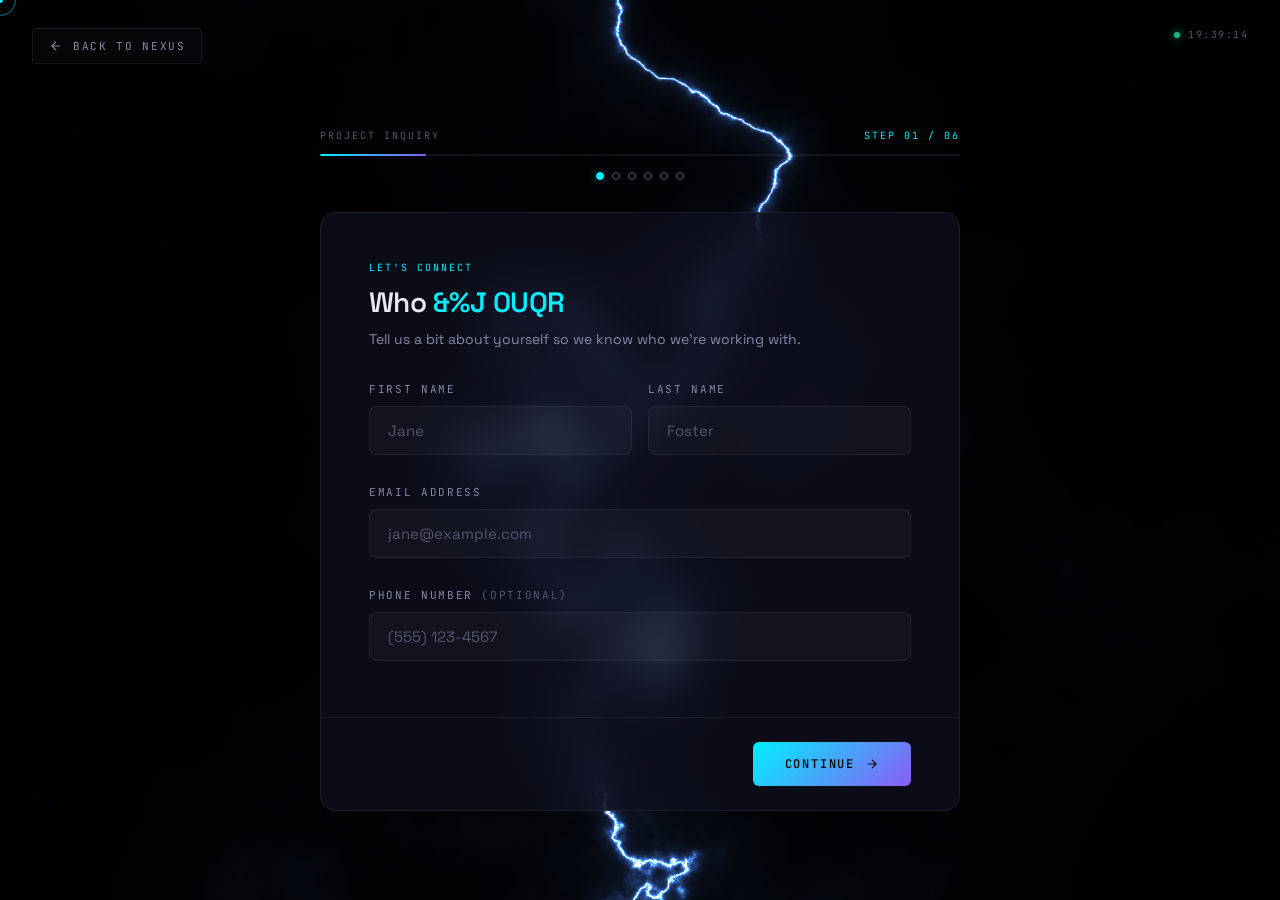
<file: form.html>
<!DOCTYPE html>
<html lang="en">
<head>
  <meta charset="UTF-8">
  <meta name="viewport" content="width=device-width, initial-scale=1.0">
  <title>NEXUS — Start a Project</title>
  <meta name="description" content="Tell us about your project. Get a custom website with clean animations, built fast and deployed on Cloudflare.">
  <meta name="robots" content="index, follow">
  <meta property="og:title" content="NEXUS — Start a Project">
  <meta property="og:description" content="Submit your project inquiry and get a response within 48 hours.">
  <meta property="og:type" content="website">
  <link rel="canonical" href="https://nexus-ai.dev/form.html">
  <link rel="preconnect" href="https://fonts.googleapis.com">
  <link href="https://fonts.googleapis.com/css2?family=Space+Grotesk:wght@300;400;500;600;700&family=JetBrains+Mono:wght@300;400;500;700&display=swap" rel="stylesheet">
  <style>
    /* ============================================
       NEXUS FORM — Multi-Step Submission
    ============================================ */

    :root {
      --bg-primary: #0a0a0f;
      --bg-secondary: #0f0f1a;
      --bg-tertiary: #141428;
      --bg-card: rgba(15, 15, 30, 0.8);
      --text-primary: #e8e8f0;
      --text-secondary: #8888a8;
      --text-muted: #555570;
      --accent-cyan: #00f0ff;
      --accent-purple: #8b5cf6;
      --accent-magenta: #d946ef;
      --accent-green: #10b981;
      --border-color: rgba(136, 136, 168, 0.12);
      --border-active: rgba(0, 240, 255, 0.4);
      --glow-cyan: 0 0 30px rgba(0, 240, 255, 0.25);
      --glow-purple: 0 0 30px rgba(139, 92, 246, 0.25);
      --font-primary: 'Space Grotesk', sans-serif;
      --font-mono: 'JetBrains Mono', monospace;
      --ease-out-expo: cubic-bezier(0.16, 1, 0.3, 1);
      --ease-out-quart: cubic-bezier(0.25, 1, 0.5, 1);
    }

    *, *::before, *::after { margin: 0; padding: 0; box-sizing: border-box; }

    html {
      scrollbar-width: thin;
      scrollbar-color: var(--accent-cyan) var(--bg-primary);
    }

    body {
      font-family: var(--font-primary);
      background: var(--bg-primary);
      color: var(--text-primary);
      overflow-x: hidden;
      cursor: none;
      -webkit-font-smoothing: antialiased;
      min-height: 100vh;
    }

    a { color: inherit; text-decoration: none; }
    button { border: none; background: none; font-family: inherit; cursor: none; color: inherit; }
    ::selection { background: var(--accent-cyan); color: var(--bg-primary); }

    /* ─── WebGL Lightning Canvas ─── */
    #lightning-canvas {
      position: fixed;
      inset: 0;
      z-index: 0;
      width: 100%;
      height: 100%;
    }

    /* ─── Custom Cursor ─── */
    .cursor-dot {
      position: fixed; width: 6px; height: 6px;
      background: var(--accent-cyan); border-radius: 50%;
      pointer-events: none; z-index: 99999;
      transform: translate(-50%, -50%);
      transition: width 0.2s, height 0.2s, background 0.2s;
    }
    .cursor-ring {
      position: fixed; width: 32px; height: 32px;
      border: 1.5px solid rgba(0, 240, 255, 0.5); border-radius: 50%;
      pointer-events: none; z-index: 99998;
      transform: translate(-50%, -50%);
      transition: width 0.3s var(--ease-out-expo), height 0.3s var(--ease-out-expo), border-color 0.3s;
    }
    .cursor-dot.hovering { width: 10px; height: 10px; background: var(--accent-purple); }
    .cursor-ring.hovering { width: 48px; height: 48px; border-color: rgba(139, 92, 246, 0.6); }

    /* ─── Back button ─── */
    .back-btn {
      position: fixed; top: 28px; left: 32px; z-index: 100;
      display: flex; align-items: center; gap: 10px;
      font-family: var(--font-mono); font-size: 11px;
      letter-spacing: 0.15em; text-transform: uppercase;
      color: var(--text-secondary);
      padding: 10px 16px;
      border: 1px solid var(--border-color);
      border-radius: 4px;
      transition: color 0.3s, border-color 0.3s, box-shadow 0.3s;
      background: rgba(10, 10, 15, 0.6);
      backdrop-filter: blur(8px);
    }
    .back-btn:hover {
      color: var(--accent-cyan); border-color: var(--border-active);
      box-shadow: var(--glow-cyan);
    }
    .back-btn svg { width: 14px; height: 14px; }

    /* ─── System status top-right ─── */
    .system-status {
      position: fixed; top: 28px; right: 32px; z-index: 100;
      font-family: var(--font-mono); font-size: 10px;
      letter-spacing: 0.15em; color: var(--text-muted);
      display: flex; align-items: center; gap: 8px;
    }
    .status-pulse {
      width: 6px; height: 6px; border-radius: 50%;
      background: var(--accent-green);
      box-shadow: 0 0 8px var(--accent-green);
      animation: pulse 2s ease-in-out infinite;
    }
    @keyframes pulse {
      0%, 100% { opacity: 1; transform: scale(1); }
      50% { opacity: 0.4; transform: scale(0.7); }
    }

    /* ─── Main Layout ─── */
    .form-app {
      position: relative; z-index: 10;
      min-height: 100vh;
      display: flex; flex-direction: column;
      align-items: center; justify-content: center;
      padding: 100px 24px 60px;
    }

    /* ─── Progress Header ─── */
    .progress-header {
      width: 100%; max-width: 640px;
      margin-bottom: 32px;
      opacity: 0; transform: translateY(20px);
      transition: opacity 0.6s var(--ease-out-expo), transform 0.6s var(--ease-out-expo);
    }
    .progress-header.visible { opacity: 1; transform: translateY(0); }

    .progress-meta {
      display: flex; justify-content: space-between; align-items: center;
      margin-bottom: 12px;
    }
    .progress-label {
      font-family: var(--font-mono); font-size: 10px;
      letter-spacing: 0.2em; color: var(--text-muted);
    }
    .progress-counter {
      font-family: var(--font-mono); font-size: 10px;
      letter-spacing: 0.2em; color: var(--accent-cyan);
    }

    .progress-track {
      width: 100%; height: 2px;
      background: var(--border-color); border-radius: 2px;
      overflow: hidden; margin-bottom: 16px;
    }
    .progress-fill {
      height: 100%; border-radius: 2px;
      background: linear-gradient(90deg, var(--accent-cyan), var(--accent-purple));
      transition: width 0.5s var(--ease-out-expo);
    }

    .step-dots { display: flex; gap: 8px; justify-content: center; }
    .step-dot {
      width: 8px; height: 8px; border-radius: 50%;
      border: 1.5px solid var(--text-muted);
      transition: border-color 0.3s, background 0.3s, box-shadow 0.3s;
    }
    .step-dot.active {
      border-color: var(--accent-cyan); background: var(--accent-cyan);
      box-shadow: 0 0 10px rgba(0, 240, 255, 0.4);
    }
    .step-dot.done {
      border-color: var(--accent-purple); background: var(--accent-purple);
    }

    /* ─── Form Card ─── */
    .form-card {
      position: relative; width: 100%; max-width: 640px;
      background: var(--bg-card);
      border: 1px solid var(--border-color);
      border-radius: 16px;
      overflow: hidden;
      backdrop-filter: blur(20px);
      opacity: 0; transform: translateY(30px);
      transition: opacity 0.7s var(--ease-out-expo), transform 0.7s var(--ease-out-expo);
    }
    .form-card.visible { opacity: 1; transform: translateY(0); }

    .form-card-glow {
      position: absolute; top: -1px; left: 50%; transform: translateX(-50%);
      width: 200px; height: 1px;
      background: linear-gradient(90deg, transparent, var(--accent-cyan), transparent);
    }

    /* ─── Step Panels ─── */
    .step-panel {
      display: none; padding: 48px 48px 32px;
      animation: stepEnter 0.5s var(--ease-out-expo) forwards;
    }
    .step-panel.active { display: block; }
    .step-panel.exiting {
      animation: stepExit 0.35s var(--ease-out-quart) forwards;
    }

    @keyframes stepEnter {
      from { opacity: 0; transform: translateX(40px); }
      to { opacity: 1; transform: translateX(0); }
    }
    @keyframes stepExit {
      from { opacity: 1; transform: translateX(0); }
      to { opacity: 0; transform: translateX(-40px); }
    }
    @keyframes stepEnterBack {
      from { opacity: 0; transform: translateX(-40px); }
      to { opacity: 1; transform: translateX(0); }
    }
    @keyframes stepExitBack {
      from { opacity: 1; transform: translateX(0); }
      to { opacity: 0; transform: translateX(40px); }
    }

    .step-eyebrow {
      font-family: var(--font-mono); font-size: 10px;
      letter-spacing: 0.2em; color: var(--accent-cyan);
      margin-bottom: 12px;
    }
    .step-title {
      font-size: 28px; font-weight: 600; letter-spacing: -0.02em;
      line-height: 1.2; margin-bottom: 8px;
    }
    .step-title .accent {
      background: linear-gradient(135deg, var(--accent-cyan), var(--accent-purple));
      -webkit-background-clip: text; -webkit-text-fill-color: transparent;
      background-clip: text;
    }
    .step-desc {
      font-size: 14px; color: var(--text-secondary);
      line-height: 1.6; margin-bottom: 32px;
    }

    /* ─── Fields ─── */
    .field-group { margin-bottom: 24px; }
    .field-label {
      display: block; font-family: var(--font-mono); font-size: 11px;
      letter-spacing: 0.15em; text-transform: uppercase;
      color: var(--text-secondary); margin-bottom: 10px;
    }
    .field-input, .field-textarea, .field-select {
      width: 100%; padding: 14px 18px;
      background: rgba(255,255,255,0.03);
      border: 1px solid var(--border-color); border-radius: 8px;
      color: var(--text-primary); font-family: var(--font-primary);
      font-size: 15px; outline: none;
      transition: border-color 0.3s, box-shadow 0.3s;
    }
    .field-input::placeholder, .field-textarea::placeholder {
      color: var(--text-muted);
    }
    .field-input:focus, .field-textarea:focus, .field-select:focus {
      border-color: var(--border-active);
      box-shadow: 0 0 0 3px rgba(0,240,255,0.08);
    }
    .field-input.error, .field-textarea.error {
      border-color: #ff4466;
      box-shadow: 0 0 0 3px rgba(255,68,102,0.08);
    }
    .field-textarea { resize: vertical; min-height: 120px; }
    .field-select {
      appearance: none; cursor: pointer;
      background-image: url("data:image/svg+xml,%3Csvg width='12' height='8' viewBox='0 0 12 8' xmlns='http://www.w3.org/2000/svg'%3E%3Cpath d='M1 1l5 5 5-5' stroke='%238888a8' stroke-width='1.5' fill='none'/%3E%3C/svg%3E");
      background-repeat: no-repeat;
      background-position: right 16px center;
    }
    .field-error {
      font-family: var(--font-mono); font-size: 11px;
      color: #ff4466; margin-top: 6px;
      opacity: 0; height: 0; overflow: hidden;
      transition: opacity 0.3s, height 0.3s;
    }
    .field-error.visible { opacity: 1; height: auto; }
    .field-hint {
      font-family: var(--font-mono); font-size: 9px;
      color: var(--text-muted); letter-spacing: 0.05em;
      margin-top: 6px;
    }

    /* ─── Two-column row ─── */
    .field-row {
      display: grid; grid-template-columns: 1fr 1fr; gap: 16px;
    }

    /* ─── Radio Cards ─── */
    .radio-grid {
      display: grid; grid-template-columns: 1fr 1fr; gap: 12px;
      margin-bottom: 28px;
    }
    .radio-card {
      position: relative; cursor: pointer;
    }
    .radio-card input { position: absolute; opacity: 0; pointer-events: none; }
    .radio-card-inner {
      padding: 20px 16px; border: 1px solid var(--border-color);
      border-radius: 12px; text-align: center;
      transition: border-color 0.3s, background 0.3s, box-shadow 0.3s, transform 0.2s;
    }
    .radio-card:hover .radio-card-inner {
      border-color: rgba(0,240,255,0.2); background: rgba(0,240,255,0.02);
      transform: translateY(-2px);
    }
    .radio-card input:checked + .radio-card-inner {
      border-color: var(--accent-cyan); background: rgba(0,240,255,0.06);
      box-shadow: 0 0 20px rgba(0,240,255,0.1);
    }
    .radio-card-icon { font-size: 28px; display: block; margin-bottom: 10px; }
    .radio-card-title {
      font-size: 14px; font-weight: 600; margin-bottom: 4px;
    }
    .radio-card-desc {
      font-size: 11px; color: var(--text-muted); line-height: 1.4;
    }
    .radio-check {
      position: absolute; top: 12px; right: 12px;
      width: 18px; height: 18px; border-radius: 50%;
      border: 1.5px solid var(--border-color);
      transition: border-color 0.3s, background 0.3s;
    }
    .radio-card input:checked ~ .radio-check {
      border-color: var(--accent-cyan); background: var(--accent-cyan);
      box-shadow: 0 0 8px rgba(0,240,255,0.4);
    }

    /* ─── Pill selectors ─── */
    .pill-group {
      display: flex; flex-wrap: wrap; gap: 10px; margin-bottom: 28px;
    }
    .pill { position: relative; cursor: pointer; }
    .pill input { position: absolute; opacity: 0; pointer-events: none; }
    .pill-inner {
      display: inline-flex; align-items: center; gap: 6px;
      padding: 9px 16px;
      border: 1px solid var(--border-color); border-radius: 100px;
      font-family: var(--font-mono); font-size: 11px;
      letter-spacing: 0.1em; text-transform: uppercase;
      color: var(--text-secondary);
      transition: border-color 0.3s, color 0.3s, background 0.3s, box-shadow 0.3s;
      cursor: pointer;
    }
    .pill input:checked + .pill-inner {
      border-color: var(--accent-cyan); color: var(--accent-cyan);
      background: rgba(0,240,255,0.06);
      box-shadow: 0 0 12px rgba(0,240,255,0.15);
    }

    /* ─── Checkbox ─── */
    .checkbox-group { display: flex; flex-direction: column; gap: 12px; margin-bottom: 28px; }
    .checkbox-item {
      display: flex; align-items: flex-start; gap: 12px;
      cursor: pointer; padding: 8px 0;
      -webkit-user-select: none; user-select: none;
    }
    .checkbox-item input[type="checkbox"] {
      width: 0; height: 0; position: absolute; opacity: 0; pointer-events: none;
    }
    .checkbox-box {
      width: 20px; height: 20px; flex-shrink: 0; margin-top: 1px;
      border: 1.5px solid var(--border-color); border-radius: 4px;
      display: flex; align-items: center; justify-content: center;
      transition: border-color 0.3s, background 0.3s;
    }
    .checkbox-item.checked .checkbox-box {
      border-color: var(--accent-cyan); background: var(--accent-cyan);
    }
    .checkbox-check {
      opacity: 0; transition: opacity 0.2s;
      width: 12px; height: 12px;
    }
    .checkbox-item.checked .checkbox-check { opacity: 1; }
    .checkbox-text { font-size: 14px; color: var(--text-secondary); line-height: 1.5; }
    .checkbox-text strong { color: var(--text-primary); font-weight: 500; }

    /* ─── Budget Slider ─── */
    .budget-display {
      display: flex; align-items: baseline; gap: 12px;
      margin-bottom: 16px;
    }
    .budget-value {
      font-size: 36px; font-weight: 700; letter-spacing: -0.02em;
      background: linear-gradient(135deg, var(--accent-cyan), var(--accent-purple));
      -webkit-background-clip: text; -webkit-text-fill-color: transparent;
      background-clip: text;
    }
    .budget-hint {
      font-family: var(--font-mono); font-size: 10px;
      letter-spacing: 0.15em; color: var(--text-muted);
    }

    input[type="range"] {
      width: 100%; height: 4px; appearance: none;
      background: var(--border-color); border-radius: 4px;
      outline: none; margin-bottom: 8px;
    }
    input[type="range"]::-webkit-slider-thumb {
      appearance: none; width: 20px; height: 20px;
      border-radius: 50%; background: var(--accent-cyan);
      box-shadow: 0 0 10px rgba(0,240,255,0.4);
      cursor: pointer;
    }
    input[type="range"]::-moz-range-thumb {
      width: 20px; height: 20px; border: none;
      border-radius: 50%; background: var(--accent-cyan);
      box-shadow: 0 0 10px rgba(0,240,255,0.4);
      cursor: pointer;
    }
    .budget-ticks {
      display: flex; justify-content: space-between;
      font-family: var(--font-mono); font-size: 9px;
      color: var(--text-muted); letter-spacing: 0.05em;
    }

    /* ─── Footer nav ─── */
    .step-nav {
      display: flex; align-items: center; justify-content: space-between;
      padding: 24px 48px;
      border-top: 1px solid var(--border-color);
    }

    .btn-back {
      display: flex; align-items: center; gap: 8px;
      font-family: var(--font-mono); font-size: 11px;
      letter-spacing: 0.15em; text-transform: uppercase;
      color: var(--text-muted);
      padding: 12px 20px; border-radius: 4px;
      border: 1px solid transparent;
      transition: color 0.3s, border-color 0.3s;
    }
    .btn-back:hover { color: var(--text-primary); border-color: var(--border-color); }
    .btn-back.hidden { visibility: hidden; }

    .btn-next {
      position: relative; display: inline-flex; align-items: center; gap: 10px;
      padding: 14px 32px; border-radius: 6px;
      font-family: var(--font-mono); font-size: 12px;
      letter-spacing: 0.15em; text-transform: uppercase;
      background: linear-gradient(135deg, var(--accent-cyan), var(--accent-purple));
      color: var(--bg-primary); font-weight: 600;
      overflow: hidden; transition: transform 0.2s, box-shadow 0.3s;
    }
    .btn-next:hover {
      transform: translateY(-2px);
      box-shadow: 0 8px 30px rgba(0,240,255,0.3), 0 4px 15px rgba(139,92,246,0.2);
    }
    .btn-next:active { transform: translateY(0); }
    .btn-next .btn-shine {
      position: absolute; inset: 0;
      background: linear-gradient(90deg, transparent 0%, rgba(255,255,255,0.15) 50%, transparent 100%);
      transform: translateX(-100%);
      transition: transform 0.5s;
    }
    .btn-next:hover .btn-shine { transform: translateX(100%); }
    .btn-next svg { width: 14px; height: 14px; }

    /* ─── Text Scramble ─── */
    .scramble-char {
      display: inline;
      white-space: pre;
      transition: color 0.15s;
    }
    .scramble-char.scrambling {
      color: var(--accent-cyan);
    }

    /* ─── Success Screen ─── */
    .success-screen {
      display: none; padding: 64px 48px;
      text-align: center;
      animation: stepEnter 0.6s var(--ease-out-expo) forwards;
    }
    .success-screen.active { display: block; }

    .success-icon {
      width: 80px; height: 80px; border-radius: 50%;
      border: 2px solid var(--accent-cyan);
      display: flex; align-items: center; justify-content: center;
      margin: 0 auto 32px;
      position: relative;
      box-shadow: 0 0 40px rgba(0,240,255,0.2);
    }
    .success-icon::before, .success-icon::after {
      content: ''; position: absolute; border-radius: 50%;
      animation: successPulse 2s ease-out infinite;
    }
    .success-icon::before {
      inset: -10px; border: 1px solid rgba(0,240,255,0.3);
      animation-delay: 0.3s;
    }
    .success-icon::after {
      inset: -20px; border: 1px solid rgba(0,240,255,0.15);
      animation-delay: 0.6s;
    }
    @keyframes successPulse {
      0% { opacity: 1; transform: scale(1); }
      100% { opacity: 0; transform: scale(1.3); }
    }
    .success-icon svg { width: 32px; height: 32px; color: var(--accent-cyan); }

    .success-title {
      font-size: 32px; font-weight: 600; letter-spacing: -0.02em;
      margin-bottom: 12px;
    }
    .success-sub {
      font-size: 14px; color: var(--text-secondary); line-height: 1.7;
      max-width: 380px; margin: 0 auto 40px;
    }
    .success-code {
      display: inline-flex; align-items: center; gap: 10px;
      font-family: var(--font-mono); font-size: 11px;
      letter-spacing: 0.15em; color: var(--text-muted);
      padding: 10px 20px; border: 1px solid var(--border-color); border-radius: 100px;
      margin-bottom: 32px;
    }
    .success-code .dot {
      width: 6px; height: 6px; border-radius: 50%;
      background: var(--accent-green); box-shadow: 0 0 8px var(--accent-green);
    }

    .btn-return {
      display: inline-flex; align-items: center; gap: 8px;
      padding: 13px 28px; border-radius: 6px;
      font-family: var(--font-mono); font-size: 11px;
      letter-spacing: 0.15em; text-transform: uppercase;
      border: 1px solid var(--border-color); color: var(--text-secondary);
      transition: border-color 0.3s, color 0.3s, box-shadow 0.3s;
    }
    .btn-return:hover {
      border-color: var(--border-active); color: var(--accent-cyan);
      box-shadow: var(--glow-cyan);
    }

    /* ─── Particle burst (success) ─── */
    .burst-particle {
      position: fixed;
      width: 4px; height: 4px; border-radius: 50%;
      pointer-events: none; z-index: 9999;
    }

    /* ─── Responsive ─── */
    @media (max-width: 600px) {
      .step-panel { padding: 32px 24px; }
      .step-nav { padding: 20px 24px; }
      .radio-grid { grid-template-columns: 1fr; }
      .field-row { grid-template-columns: 1fr; }
      .step-title { font-size: 22px; }
      .back-btn { display: none; }
      body { cursor: auto; }
      .cursor-dot, .cursor-ring { display: none; }
    }
    /* ─── Page Entrance ─── */
    body {
      animation: pageIn 0.5s ease-out;
    }
    @keyframes pageIn {
      from { opacity: 0; transform: translateY(10px); }
      to { opacity: 1; transform: translateY(0); }
    }
  </style>
</head>
<body>

  <!-- WebGL Lightning Background -->
  <canvas id="lightning-canvas"></canvas>

  <!-- Custom Cursor -->
  <div class="cursor-dot"></div>
  <div class="cursor-ring"></div>

  <!-- Back to site -->
  <a href="index.html" class="back-btn">
    <svg viewBox="0 0 24 24" fill="none" stroke="currentColor" stroke-width="2">
      <path d="M19 12H5M12 5l-7 7 7 7"/>
    </svg>
    <span>Back to NEXUS</span>
  </a>

  <!-- Status -->
  <div class="system-status">
    <div class="status-pulse"></div>
    <span id="system-time">00:00:00</span>
  </div>

  <!-- App -->
  <div class="form-app">

    <!-- Progress Header -->
    <div class="progress-header" id="progress-header">
      <div class="progress-meta">
        <span class="progress-label">PROJECT INQUIRY</span>
        <span class="progress-counter" id="step-counter">STEP 01 / 06</span>
      </div>
      <div class="progress-track">
        <div class="progress-fill" id="progress-fill" style="width: 16.6%"></div>
      </div>
      <div class="step-dots" id="step-dots">
        <div class="step-dot active"></div>
        <div class="step-dot"></div>
        <div class="step-dot"></div>
        <div class="step-dot"></div>
        <div class="step-dot"></div>
        <div class="step-dot"></div>
      </div>
    </div>

    <!-- Form Card -->
    <div class="form-card" id="form-card">
      <div class="form-card-glow"></div>

      <!-- ── STEP 1 — About You ── -->
      <div class="step-panel active" data-step="1" id="step-1">
        <div class="step-eyebrow">LET'S CONNECT</div>
        <h1 class="step-title">Who are <span class="accent">you?</span></h1>
        <p class="step-desc">Tell us a bit about yourself so we know who we're working with.</p>

        <div class="field-row">
          <div class="field-group">
            <label class="field-label" for="first-name">First Name</label>
            <input class="field-input" type="text" id="first-name" name="first-name" placeholder="Jane" autocomplete="given-name">
            <div class="field-error" id="err-first-name">↳ First name is required</div>
          </div>
          <div class="field-group">
            <label class="field-label" for="last-name">Last Name</label>
            <input class="field-input" type="text" id="last-name" name="last-name" placeholder="Foster" autocomplete="family-name">
            <div class="field-error" id="err-last-name">↳ Last name is required</div>
          </div>
        </div>

        <div class="field-group">
          <label class="field-label" for="email">Email Address</label>
          <input class="field-input" type="email" id="email" name="email" placeholder="jane@example.com" autocomplete="email">
          <div class="field-error" id="err-email">↳ Valid email required</div>
        </div>

        <div class="field-group">
          <label class="field-label" for="phone">Phone Number <span style="color:var(--text-muted)">(optional)</span></label>
          <input class="field-input" type="tel" id="phone" name="phone" placeholder="(555) 123-4567" autocomplete="tel">
        </div>
      </div>

      <!-- ── STEP 2 — Your Business ── -->
      <div class="step-panel" data-step="2" id="step-2">
        <div class="step-eyebrow">YOUR BUSINESS</div>
        <h1 class="step-title">Tell us about your <span class="accent">business.</span></h1>
        <p class="step-desc">Understanding your business helps us create something that truly fits.</p>

        <div class="field-group">
          <label class="field-label" for="business-name">Business Name</label>
          <input class="field-input" type="text" id="business-name" name="business-name" placeholder="Sunrise Café">
          <div class="field-error" id="err-business-name">↳ Business name is required</div>
        </div>

        <div class="field-group">
          <label class="field-label" for="business-type">Industry / Type</label>
          <select class="field-select" id="business-type" name="business-type">
            <option value="" disabled selected>Select your industry</option>
            <option value="restaurant">Restaurant / Café / Bar</option>
            <option value="retail">Retail / E-commerce</option>
            <option value="health">Health & Wellness</option>
            <option value="professional">Professional Services</option>
            <option value="construction">Construction / Trades</option>
            <option value="beauty">Beauty / Salon / Spa</option>
            <option value="fitness">Fitness / Gym</option>
            <option value="realestate">Real Estate</option>
            <option value="creative">Creative / Portfolio</option>
            <option value="nonprofit">Nonprofit / Community</option>
            <option value="tech">Tech / SaaS</option>
            <option value="other">Other</option>
          </select>
          <div class="field-error" id="err-business-type">↳ Please select your industry</div>
        </div>

        <div class="field-group">
          <label class="field-label" for="website-current">Current Website <span style="color:var(--text-muted)">(if any)</span></label>
          <input class="field-input" type="url" id="website-current" name="website-current" placeholder="https://yoursite.com">
          <div class="field-hint">Leave blank if you don't have one yet — that's totally fine!</div>
        </div>
      </div>

      <!-- ── STEP 3 — What You Need ── -->
      <div class="step-panel" data-step="3" id="step-3">
        <div class="step-eyebrow">YOUR PROJECT</div>
        <h1 class="step-title">What do you <span class="accent">need?</span></h1>
        <p class="step-desc">Select the type of project you're looking for. Pick all that apply.</p>

        <div class="radio-grid" id="project-type-grid">
          <label class="radio-card">
            <input type="checkbox" name="project-type" value="new-website">
            <div class="radio-card-inner">
              <span class="radio-card-icon">🚀</span>
              <div class="radio-card-title">New Website</div>
              <div class="radio-card-desc">Built from scratch, fully custom</div>
            </div>
            <div class="radio-check"></div>
          </label>
          <label class="radio-card">
            <input type="checkbox" name="project-type" value="redesign">
            <div class="radio-card-inner">
              <span class="radio-card-icon">✨</span>
              <div class="radio-card-title">Redesign</div>
              <div class="radio-card-desc">Modernize your existing site</div>
            </div>
            <div class="radio-check"></div>
          </label>
          <label class="radio-card">
            <input type="checkbox" name="project-type" value="landing-page">
            <div class="radio-card-inner">
              <span class="radio-card-icon">📄</span>
              <div class="radio-card-title">Landing Page</div>
              <div class="radio-card-desc">Single focused page that converts</div>
            </div>
            <div class="radio-check"></div>
          </label>
          <label class="radio-card">
            <input type="checkbox" name="project-type" value="other">
            <div class="radio-card-inner">
              <span class="radio-card-icon">💡</span>
              <div class="radio-card-title">Something Else</div>
              <div class="radio-card-desc">Tell us about it in the next step</div>
            </div>
            <div class="radio-check"></div>
          </label>
        </div>
        <div class="field-error" id="err-project-type">↳ Please select at least one project type</div>
      </div>

      <!-- ── STEP 4 — Details ── -->
      <div class="step-panel" data-step="4" id="step-4">
        <div class="step-eyebrow">THE DETAILS</div>
        <h1 class="step-title">Tell us <span class="accent">more.</span></h1>
        <p class="step-desc">The more context you share, the better we can help. Don't overthink it — just give us the gist.</p>

        <div class="field-group">
          <label class="field-label" for="project-goals">What are you hoping to achieve?</label>
          <textarea class="field-textarea" id="project-goals" name="project-goals" placeholder="More customers? Better online presence? Showcase your menu or services? Let us know what success looks like for you..."></textarea>
          <div class="field-error" id="err-goals">↳ Tell us a bit about your goals (at least 10 characters)</div>
        </div>

        <div class="field-group">
          <label class="field-label" for="inspiration">Any websites you like? <span style="color:var(--text-muted)">(optional)</span></label>
          <input class="field-input" type="text" id="inspiration" name="inspiration" placeholder="e.g. apple.com, stripe.com — or just describe the vibe">
          <div class="field-hint">Drop links or describe the style you're going for</div>
        </div>

        <label class="field-label">Timeline</label>
        <div class="pill-group" id="timeline-group">
          <label class="pill"><input type="radio" name="timeline" value="asap"><span class="pill-inner">ASAP</span></label>
          <label class="pill"><input type="radio" name="timeline" value="2-4weeks"><span class="pill-inner">2–4 weeks</span></label>
          <label class="pill"><input type="radio" name="timeline" value="1-2months"><span class="pill-inner">1–2 months</span></label>
          <label class="pill"><input type="radio" name="timeline" value="flexible"><span class="pill-inner">Flexible</span></label>
        </div>
      </div>

      <!-- ── STEP 5 — Budget & Referral ── -->
      <div class="step-panel" data-step="5" id="step-5">
        <div class="step-eyebrow">BUDGET & REFERRAL</div>
        <h1 class="step-title">Almost <span class="accent">there.</span></h1>
        <p class="step-desc">Give us a sense of your budget and how you found us.</p>

        <div class="field-group">
          <label class="field-label">Budget Range</label>
          <div class="budget-display">
            <span class="budget-value" id="budget-display">$500</span>
            <span class="budget-hint">USD / project</span>
          </div>
          <input type="range" id="budget-range" min="100" max="2000" step="50" value="500">
          <div class="budget-ticks">
            <span class="budget-tick">$100</span>
            <span class="budget-tick">$500</span>
            <span class="budget-tick">$1,000</span>
            <span class="budget-tick">$1,500</span>
            <span class="budget-tick">$2,000</span>
          </div>
        </div>

        <div class="field-group">
          <label class="field-label" for="referral">How did you hear about us?</label>
          <select class="field-select" id="referral" name="referral">
            <option value="" disabled selected>Select one</option>
            <option value="google">Google Search</option>
            <option value="social">Social Media</option>
            <option value="referral">Referral / Word of mouth</option>
            <option value="facebook">Facebook</option>
            <option value="instagram">Instagram</option>
            <option value="other">Other</option>
          </select>
        </div>

        <div class="field-group">
          <label class="field-label" for="additional">Anything else? <span style="color:var(--text-muted)">(optional)</span></label>
          <textarea class="field-textarea" id="additional" name="additional" style="min-height: 80px" placeholder="Questions, special requests, deadlines — anything we should know."></textarea>
        </div>
      </div>

      <!-- ── STEP 6 — Confirm ── -->
      <div class="step-panel" data-step="6" id="step-6">
        <div class="step-eyebrow">FINAL STEP</div>
        <h1 class="step-title">Ready to <span class="accent">submit?</span></h1>
        <p class="step-desc">Review your info and hit submit. We'll get back to you within 48 hours.</p>

        <!-- Summary preview -->
        <div id="summary-preview" style="
          background: rgba(0,240,255,0.03);
          border: 1px solid var(--border-color);
          border-radius: 10px;
          padding: 24px;
          margin-bottom: 28px;
          font-size: 13px;
          line-height: 1.8;
        ">
          <div style="font-family: var(--font-mono); font-size: 10px; letter-spacing: 0.15em; color: var(--accent-cyan); margin-bottom: 12px;">SUBMISSION SUMMARY</div>
          <div id="summary-content"></div>
        </div>

        <div class="checkbox-group">
          <div class="checkbox-item" id="terms-item">
            <input type="checkbox" id="terms-check">
            <div class="checkbox-box">
              <svg class="checkbox-check" viewBox="0 0 10 10" fill="none" stroke="var(--bg-primary)" stroke-width="2">
                <polyline points="1.5,5 4,7.5 8.5,2.5"/>
              </svg>
            </div>
            <span class="checkbox-text"><strong>I agree</strong> — My information is accurate and I consent to being contacted about my project.</span>
          </div>
        </div>
        <div class="field-error" id="err-terms">↳ Please agree before submitting</div>
      </div>

      <!-- ── SUCCESS ── -->
      <div class="success-screen" id="success-screen">
        <div class="success-icon">
          <svg viewBox="0 0 24 24" fill="none" stroke="currentColor" stroke-width="1.5">
            <polyline points="20 6 9 17 4 12"/>
          </svg>
        </div>
        <h2 class="success-title">Submission Received</h2>
        <p class="success-sub">Thanks for reaching out! We've received your project inquiry and will get back to you within 48 hours.</p>
        <div class="success-code">
          <div class="dot"></div>
          <span id="submission-id">NXS-000000</span>
        </div>
        <a href="index.html" class="btn-return">
          <svg width="14" height="14" viewBox="0 0 24 24" fill="none" stroke="currentColor" stroke-width="2">
            <path d="M19 12H5M12 5l-7 7 7 7"/>
          </svg>
          Return to NEXUS
        </a>
      </div>

      <!-- Nav Bar -->
      <div class="step-nav" id="step-nav">
        <button class="btn-back hidden" id="btn-back">
          <svg width="14" height="14" viewBox="0 0 24 24" fill="none" stroke="currentColor" stroke-width="2">
            <path d="M19 12H5M12 5l-7 7 7 7"/>
          </svg>
          Back
        </button>
        <button class="btn-next" id="btn-next">
          <span class="btn-shine"></span>
          <span id="btn-next-text">Continue</span>
          <svg viewBox="0 0 24 24" fill="none" stroke="currentColor" stroke-width="2">
            <path d="M5 12h14M12 5l7 7-7 7"/>
          </svg>
        </button>
      </div>

    </div><!-- /form-card -->
  </div><!-- /form-app -->

  <script>
    /* ============================================
       NEXUS FORM — Application Script
    ============================================ */
    (function () {
      'use strict';

      const TOTAL_STEPS = 6;

      const state = {
        currentStep: 1,
        isMobile: window.innerWidth <= 600,
      };

      // ─── WebGL Lightning Background (ported from hero-odyssey.tsx) ───
      function initLightning() {
        const canvas = document.getElementById('lightning-canvas');
        if (!canvas) { console.warn('No lightning canvas'); return; }

        const gl = canvas.getContext('webgl', { alpha: false, antialias: false })
                || canvas.getContext('experimental-webgl', { alpha: false });
        if (!gl) { console.warn('No WebGL support'); return; }

        function resize() {
          const dpr = Math.min(window.devicePixelRatio || 1, 2);
          canvas.width = Math.floor(window.innerWidth * dpr);
          canvas.height = Math.floor(window.innerHeight * dpr);
          gl.viewport(0, 0, canvas.width, canvas.height);
        }
        resize();
        window.addEventListener('resize', resize);

        // Vertex shader
        const vertSrc = [
          'attribute vec2 position;',
          'void main() { gl_Position = vec4(position, 0.0, 1.0); }'
        ].join('\n');

        // Fragment shader — exact port of Hero Odyssey lightning
        const fragSrc = [
          'precision mediump float;',
          '',
          'uniform vec2 iResolution;',
          'uniform float iTime;',
          '',
          '#define OCTAVE_COUNT 10',
          '',
          'vec3 hsv2rgb(vec3 c) {',
          '  vec3 rgb = clamp(abs(mod(c.x * 6.0 + vec3(0.0, 4.0, 2.0), 6.0) - 3.0) - 1.0, 0.0, 1.0);',
          '  return c.z * mix(vec3(1.0), rgb, c.y);',
          '}',
          '',
          'float hash11(float p) {',
          '  p = fract(p * 0.1031);',
          '  p *= p + 33.33;',
          '  p *= p + p;',
          '  return fract(p);',
          '}',
          '',
          'float hash12(vec2 p) {',
          '  vec3 p3 = fract(vec3(p.xyx) * 0.1031);',
          '  p3 += dot(p3, p3.yzx + 33.33);',
          '  return fract((p3.x + p3.y) * p3.z);',
          '}',
          '',
          'mat2 rotate2d(float theta) {',
          '  float c = cos(theta);',
          '  float s = sin(theta);',
          '  return mat2(c, -s, s, c);',
          '}',
          '',
          'float noise(vec2 p) {',
          '  vec2 ip = floor(p);',
          '  vec2 fp = fract(p);',
          '  float a = hash12(ip);',
          '  float b = hash12(ip + vec2(1.0, 0.0));',
          '  float c = hash12(ip + vec2(0.0, 1.0));',
          '  float d = hash12(ip + vec2(1.0, 1.0));',
          '  vec2 t = smoothstep(0.0, 1.0, fp);',
          '  return mix(mix(a, b, t.x), mix(c, d, t.x), t.y);',
          '}',
          '',
          'float fbm(vec2 p) {',
          '  float value = 0.0;',
          '  float amplitude = 0.5;',
          '  for (int i = 0; i < OCTAVE_COUNT; ++i) {',
          '    value += amplitude * noise(p);',
          '    p *= rotate2d(0.45);',
          '    p *= 2.0;',
          '    amplitude *= 0.5;',
          '  }',
          '  return value;',
          '}',
          '',
          'void main() {',
          '  vec2 uv = gl_FragCoord.xy / iResolution.xy;',
          '  uv = 2.0 * uv - 1.0;',
          '  uv.x *= iResolution.x / iResolution.y;',
          '',
          '  // Config: hue=220, speed=1.6, intensity=0.6, size=2.0',
          '  float speed = 1.6;',
          '  float size = 2.0;',
          '  float intensity = 0.6;',
          '  float hue = 220.0;',
          '',
          '  uv += 2.0 * fbm(uv * size + 0.8 * iTime * speed) - 1.0;',
          '',
          '  float dist = abs(uv.x);',
          '  vec3 baseColor = hsv2rgb(vec3(hue / 360.0, 0.7, 0.8));',
          '  vec3 col = baseColor * pow(mix(0.0, 0.07, hash11(iTime * speed)) / dist, 1.0) * intensity;',
          '  col = pow(col, vec3(1.0));',
          '',
          '  gl_FragColor = vec4(col, 1.0);',
          '}'
        ].join('\n');

        function createShader(type, src) {
          const s = gl.createShader(type);
          gl.shaderSource(s, src);
          gl.compileShader(s);
          if (!gl.getShaderParameter(s, gl.COMPILE_STATUS)) {
            console.error('Shader compile error:', gl.getShaderInfoLog(s));
            gl.deleteShader(s);
            return null;
          }
          return s;
        }

        const vs = createShader(gl.VERTEX_SHADER, vertSrc);
        const fs = createShader(gl.FRAGMENT_SHADER, fragSrc);
        if (!vs || !fs) { console.error('Shader compilation failed'); return; }

        const program = gl.createProgram();
        gl.attachShader(program, vs);
        gl.attachShader(program, fs);
        gl.linkProgram(program);
        if (!gl.getProgramParameter(program, gl.LINK_STATUS)) {
          console.error('Program link error:', gl.getProgramInfoLog(program));
          return;
        }
        gl.useProgram(program);

        // Fullscreen quad
        const verts = new Float32Array([-1,-1, 1,-1, -1,1, 1,1]);
        const buf = gl.createBuffer();
        gl.bindBuffer(gl.ARRAY_BUFFER, buf);
        gl.bufferData(gl.ARRAY_BUFFER, verts, gl.STATIC_DRAW);

        const posLoc = gl.getAttribLocation(program, 'position');
        gl.enableVertexAttribArray(posLoc);
        gl.vertexAttribPointer(posLoc, 2, gl.FLOAT, false, 0, 0);

        const uRes = gl.getUniformLocation(program, 'iResolution');
        const uTime = gl.getUniformLocation(program, 'iTime');

        const start = performance.now();
        function render() {
          const t = (performance.now() - start) / 1000.0;
          gl.uniform2f(uRes, canvas.width, canvas.height);
          gl.uniform1f(uTime, t);
          gl.drawArrays(gl.TRIANGLE_STRIP, 0, 4);
          requestAnimationFrame(render);
        }
        render();
        console.log('Lightning shader running');
      }

      // ─── Text Scramble (vanilla port — spaces fixed) ───
      const CHARS = 'ABCDEFGHIJKLMNOPQRSTUVWXYZ0123456789!@#$%&*';

      function scrambleElement(el, originalText) {
        const duration = originalText.length * 3;
        let frame = 0;

        if (!el.dataset.scrambleInit) {
          el.innerHTML = originalText.split('').map((ch, i) =>
            `<span class="scramble-char" data-index="${i}">${ch === ' ' ? ' ' : ch}</span>`
          ).join('');
          el.dataset.scrambleInit = '1';
        }

        const spans = el.querySelectorAll('.scramble-char');

        const interval = setInterval(() => {
          frame++;
          const progress = frame / duration;
          const revealed = Math.floor(progress * originalText.length);

          spans.forEach((span, i) => {
            const original = originalText[i];
            if (original === ' ') {
              span.innerHTML = '&nbsp;';
              return;
            }
            if (i < revealed) {
              span.textContent = original;
              span.classList.remove('scrambling');
            } else {
              span.textContent = CHARS[Math.floor(Math.random() * CHARS.length)];
              span.classList.add('scrambling');
            }
          });

          if (frame >= duration) {
            clearInterval(interval);
            spans.forEach((span, i) => {
              const ch = originalText[i];
              if (ch === ' ') {
                span.innerHTML = '&nbsp;';
              } else {
                span.textContent = ch;
              }
              span.classList.remove('scrambling');
            });
          }
        }, 30);

        return interval;
      }

      // ─── Cursor ───
      function initCursor() {
        if (state.isMobile) return;
        const dot = document.querySelector('.cursor-dot');
        const ring = document.querySelector('.cursor-ring');
        let rx = 0, ry = 0;

        document.addEventListener('mousemove', e => {
          dot.style.left = e.clientX + 'px';
          dot.style.top = e.clientY + 'px';
        });

        const hoverSel = 'a, button, label, input[type="range"], .radio-card, .pill, select, .checkbox-item';
        document.addEventListener('mouseover', e => {
          if (e.target.closest(hoverSel)) {
            dot.classList.add('hovering');
            ring.classList.add('hovering');
          }
        });
        document.addEventListener('mouseout', e => {
          if (e.target.closest(hoverSel)) {
            dot.classList.remove('hovering');
            ring.classList.remove('hovering');
          }
        });

        (function tick() {
          rx += (parseFloat(dot.style.left || 0) - rx) * 0.13;
          ry += (parseFloat(dot.style.top || 0) - ry) * 0.13;
          ring.style.left = rx + 'px';
          ring.style.top = ry + 'px';
          requestAnimationFrame(tick);
        })();
      }

      // ─── System clock ───
      function initClock() {
        const el = document.getElementById('system-time');
        function tick() {
          const now = new Date();
          const pad = n => String(n).padStart(2, '0');
          el.textContent = `${pad(now.getHours())}:${pad(now.getMinutes())}:${pad(now.getSeconds())}`;
          setTimeout(tick, 1000);
        }
        tick();
      }

      // ─── Budget slider ───
      function initBudget() {
        const range = document.getElementById('budget-range');
        const display = document.getElementById('budget-display');
        range.addEventListener('input', () => {
          const val = parseInt(range.value);
          display.textContent = '$' + val.toLocaleString();
        });
      }

      // ─── Checkboxes (JS-driven, no :has() needed) ───
      function initCheckboxes() {
        document.querySelectorAll('.checkbox-item').forEach(item => {
          item.addEventListener('click', (e) => {
            // Don't double-toggle if clicking directly on the input
            if (e.target.tagName === 'INPUT') return;
            const input = item.querySelector('input[type="checkbox"]');
            if (input) {
              input.checked = !input.checked;
              item.classList.toggle('checked', input.checked);
            }
          });
          // Also handle direct input changes
          const input = item.querySelector('input[type="checkbox"]');
          if (input) {
            input.addEventListener('change', () => {
              item.classList.toggle('checked', input.checked);
            });
          }
        });
      }

      // ─── Radio card checkboxes (step 3 uses checkboxes in radio-card layout) ───
      function initRadioCards() {
        document.querySelectorAll('.radio-card input[type="checkbox"]').forEach(input => {
          input.addEventListener('change', () => {
            const card = input.closest('.radio-card');
            const check = card.querySelector('.radio-check');
            if (input.checked) {
              card.querySelector('.radio-card-inner').style.borderColor = 'var(--accent-cyan)';
              card.querySelector('.radio-card-inner').style.background = 'rgba(0,240,255,0.06)';
              card.querySelector('.radio-card-inner').style.boxShadow = '0 0 20px rgba(0,240,255,0.1)';
              check.style.borderColor = 'var(--accent-cyan)';
              check.style.background = 'var(--accent-cyan)';
              check.style.boxShadow = '0 0 8px rgba(0,240,255,0.4)';
            } else {
              card.querySelector('.radio-card-inner').style.borderColor = '';
              card.querySelector('.radio-card-inner').style.background = '';
              card.querySelector('.radio-card-inner').style.boxShadow = '';
              check.style.borderColor = '';
              check.style.background = '';
              check.style.boxShadow = '';
            }
          });
        });
      }

      // ─── Validation ───
      function clearErrors() {
        document.querySelectorAll('.field-error').forEach(e => e.classList.remove('visible'));
        document.querySelectorAll('.field-input, .field-textarea, .field-select').forEach(e => e.classList.remove('error'));
      }

      function showError(id, fieldId) {
        document.getElementById(id).classList.add('visible');
        if (fieldId) document.getElementById(fieldId).classList.add('error');
      }

      function validateStep(step) {
        clearErrors();
        if (step === 1) {
          const first = document.getElementById('first-name').value.trim();
          const last = document.getElementById('last-name').value.trim();
          const email = document.getElementById('email').value.trim();
          const emailOk = /^[^\s@]+@[^\s@]+\.[^\s@]+$/.test(email);
          let ok = true;
          if (!first) { showError('err-first-name', 'first-name'); ok = false; }
          if (!last) { showError('err-last-name', 'last-name'); ok = false; }
          if (!emailOk) { showError('err-email', 'email'); ok = false; }
          return ok;
        }
        if (step === 2) {
          const biz = document.getElementById('business-name').value.trim();
          const type = document.getElementById('business-type').value;
          let ok = true;
          if (!biz) { showError('err-business-name', 'business-name'); ok = false; }
          if (!type) { showError('err-business-type', 'business-type'); ok = false; }
          return ok;
        }
        if (step === 3) {
          const checked = document.querySelectorAll('input[name="project-type"]:checked');
          if (checked.length === 0) { showError('err-project-type', null); return false; }
          return true;
        }
        if (step === 4) {
          const goals = document.getElementById('project-goals').value.trim();
          if (goals.length < 10) { showError('err-goals', 'project-goals'); return false; }
          return true;
        }
        if (step === 5) {
          return true; // Budget & referral are optional
        }
        if (step === 6) {
          const terms = document.getElementById('terms-check').checked;
          if (!terms) { showError('err-terms', null); return false; }
          return true;
        }
        return true;
      }

      // ─── Summary Builder ───
      function buildSummary() {
        const container = document.getElementById('summary-content');
        const first = document.getElementById('first-name').value.trim();
        const last = document.getElementById('last-name').value.trim();
        const email = document.getElementById('email').value.trim();
        const phone = document.getElementById('phone').value.trim();
        const biz = document.getElementById('business-name').value.trim();
        const bizType = document.getElementById('business-type');
        const bizTypeText = bizType.selectedIndex > 0 ? bizType.options[bizType.selectedIndex].text : '—';
        const projectTypes = Array.from(document.querySelectorAll('input[name="project-type"]:checked')).map(i => i.closest('.radio-card').querySelector('.radio-card-title').textContent);
        const goals = document.getElementById('project-goals').value.trim();
        const timeline = document.querySelector('input[name="timeline"]:checked');
        const budget = document.getElementById('budget-display').textContent;

        const lines = [
          `<strong>Name:</strong> <span style="color:var(--text-secondary)">${first} ${last}</span>`,
          `<strong>Email:</strong> <span style="color:var(--text-secondary)">${email}</span>`,
          phone ? `<strong>Phone:</strong> <span style="color:var(--text-secondary)">${phone}</span>` : '',
          `<strong>Business:</strong> <span style="color:var(--text-secondary)">${biz} (${bizTypeText})</span>`,
          `<strong>Project:</strong> <span style="color:var(--text-secondary)">${projectTypes.join(', ') || '—'}</span>`,
          `<strong>Goals:</strong> <span style="color:var(--text-secondary)">${goals.substring(0, 100)}${goals.length > 100 ? '...' : ''}</span>`,
          timeline ? `<strong>Timeline:</strong> <span style="color:var(--text-secondary)">${timeline.closest('.pill').querySelector('.pill-inner').textContent}</span>` : '',
          `<strong>Budget:</strong> <span style="color:var(--text-secondary)">${budget}</span>`,
        ].filter(Boolean);

        container.innerHTML = lines.join('<br>');
      }

      // ─── Step Navigation ───
      function goToStep(next, direction) {
        const currentPanel = document.getElementById(`step-${state.currentStep}`);
        const nextPanel = document.getElementById(`step-${next}`);

        if (direction === 'back') {
          currentPanel.style.animation = 'stepExitBack 0.35s var(--ease-out-quart) forwards';
        } else {
          currentPanel.classList.add('exiting');
        }

        setTimeout(() => {
          currentPanel.classList.remove('active', 'exiting');
          currentPanel.style.animation = '';

          state.currentStep = next;
          nextPanel.classList.add('active');

          if (direction === 'back') {
            nextPanel.style.animation = 'stepEnterBack 0.5s var(--ease-out-expo) forwards';
          }

          setTimeout(() => {
            nextPanel.style.animation = '';
          }, 500);

          updateProgress();
          updateNav();

          // Build summary on final step
          if (next === TOTAL_STEPS) buildSummary();

          // Scramble title
          const newTitle = document.querySelector(`#step-${next} .step-title`);
          if (newTitle) {
            const text = newTitle.textContent.trim();
            setTimeout(() => scrambleElement(newTitle, text), 150);
          }
        }, 350);
      }

      function updateProgress() {
        const fill = document.getElementById('progress-fill');
        const counter = document.getElementById('step-counter');
        const dots = document.querySelectorAll('.step-dot');
        const pct = (state.currentStep / TOTAL_STEPS) * 100;

        fill.style.width = pct + '%';
        counter.textContent = `STEP ${String(state.currentStep).padStart(2,'0')} / ${String(TOTAL_STEPS).padStart(2,'0')}`;

        dots.forEach((dot, i) => {
          dot.classList.remove('active', 'done');
          if (i + 1 === state.currentStep) dot.classList.add('active');
          if (i + 1 < state.currentStep) dot.classList.add('done');
        });
      }

      function updateNav() {
        const backBtn = document.getElementById('btn-back');
        const nextLabel = document.getElementById('btn-next-text');
        backBtn.classList.toggle('hidden', state.currentStep === 1);
        nextLabel.textContent = state.currentStep === TOTAL_STEPS ? 'Submit' : 'Continue';
      }

      // ─── Burst Animation ───
      // Mini confetti burst from a specific element
      function miniConfetti(el) {
        const rect = el.getBoundingClientRect();
        const cx = rect.left + rect.width / 2;
        const cy = rect.top + rect.height / 2;
        const colors = ['#00f0ff', '#8b5cf6', '#d946ef', '#10b981', '#ffffff'];
        for (let i = 0; i < 16; i++) {
          const p = document.createElement('div');
          p.className = 'burst-particle';
          const angle = (i / 16) * Math.PI * 2 + (Math.random() - 0.5) * 0.5;
          const speed = Math.random() * 80 + 40;
          const dx = Math.cos(angle) * speed;
          const dy = Math.sin(angle) * speed;
          const size = Math.random() * 4 + 2;
          p.style.cssText = `
            left: ${cx}px; top: ${cy}px;
            width: ${size}px; height: ${size}px;
            background: ${colors[Math.floor(Math.random() * colors.length)]};
            box-shadow: 0 0 6px currentColor;
          `;
          document.body.appendChild(p);
          p.animate([
            { transform: 'translate(-50%,-50%) scale(1)', opacity: 1 },
            { transform: `translate(calc(-50% + ${dx}px), calc(-50% + ${dy}px)) scale(0)`, opacity: 0 }
          ], { duration: 500 + Math.random() * 300, easing: 'cubic-bezier(0.25,1,0.5,1)' })
            .addEventListener('finish', () => p.remove());
        }
      }

      // Big confetti burst (success screen)
      function burstParticles() {
        const colors = ['#00f0ff', '#8b5cf6', '#d946ef', '#10b981', '#ffffff'];
        const cx = window.innerWidth / 2;
        const cy = window.innerHeight / 2;
        for (let i = 0; i < 40; i++) {
          const p = document.createElement('div');
          p.className = 'burst-particle';
          const angle = (i / 40) * Math.PI * 2;
          const speed = Math.random() * 200 + 80;
          const dx = Math.cos(angle) * speed;
          const dy = Math.sin(angle) * speed;
          const size = Math.random() * 5 + 3;
          p.style.cssText = `
            left: ${cx}px; top: ${cy}px;
            width: ${size}px; height: ${size}px;
            background: ${colors[Math.floor(Math.random() * colors.length)]};
            box-shadow: 0 0 6px currentColor;
          `;
          document.body.appendChild(p);
          p.animate([
            { transform: 'translate(-50%,-50%) scale(1)', opacity: 1 },
            { transform: `translate(calc(-50% + ${dx}px), calc(-50% + ${dy}px)) scale(0)`, opacity: 0 }
          ], { duration: 800 + Math.random() * 400, easing: 'cubic-bezier(0.25,1,0.5,1)' })
            .addEventListener('finish', () => p.remove());
        }
      }

      // ─── Submit ───
      const GOOGLE_SCRIPT_URL = 'https://script.google.com/macros/s/AKfycbz4mK9b4esiVT0saLBZpZItVRKy_6r4C6WBq-TdcdEHr2yx5Sd62120bi2KNTaf58At/exec';

      function handleSubmit() {
        if (!validateStep(TOTAL_STEPS)) return;

        const submitBtn = document.getElementById('btn-next');
        submitBtn.disabled = true;
        submitBtn.style.opacity = '0.7';

        const label = document.getElementById('btn-next-text');
        let dots = 0;
        const transmitting = setInterval(() => {
          dots = (dots + 1) % 4;
          label.textContent = 'Submitting' + '.'.repeat(dots);
        }, 300);

        // Collect all form data
        const projectTypes = Array.from(document.querySelectorAll('input[name="project-type"]:checked'))
          .map(i => i.closest('.radio-card').querySelector('.radio-card-title').textContent);
        const timelineEl = document.querySelector('input[name="timeline"]:checked');
        const budgetEl = document.getElementById('budget');

        const payload = {
          firstName: document.getElementById('first-name').value.trim(),
          lastName: document.getElementById('last-name').value.trim(),
          email: document.getElementById('email').value.trim(),
          phone: document.getElementById('phone').value.trim(),
          businessName: document.getElementById('business-name').value.trim(),
          businessType: document.getElementById('business-type').value,
          currentWebsite: document.getElementById('website-current').value.trim(),
          projectTypes: projectTypes.join(', '),
          projectGoals: document.getElementById('project-goals').value.trim(),
          inspiration: document.getElementById('inspiration').value.trim(),
          timeline: timelineEl ? timelineEl.value : '',
          budget: budgetEl ? budgetEl.value : '',
          referral: document.getElementById('referral').value,
          additional: document.getElementById('additional').value.trim(),
        };

        fetch(GOOGLE_SCRIPT_URL, {
          method: 'POST',
          mode: 'no-cors',
          headers: { 'Content-Type': 'application/json' },
          body: JSON.stringify(payload),
        }).then(() => {
          clearInterval(transmitting);
          submitBtn.disabled = false;
          submitBtn.style.opacity = '';

          document.querySelectorAll('.step-panel').forEach(p => p.classList.remove('active'));
          document.getElementById('step-nav').style.display = 'none';
          document.getElementById('progress-header').style.opacity = '0';
          document.getElementById('success-screen').classList.add('active');

          const id = 'NXS-' + Math.random().toString(36).substr(2,6).toUpperCase();
          document.getElementById('submission-id').textContent = id;

          burstParticles();
        }).catch((err) => {
          clearInterval(transmitting);
          label.textContent = 'Submit';
          submitBtn.disabled = false;
          submitBtn.style.opacity = '';
          console.error('Submission failed:', err);
          alert('Something went wrong. Please try again.');
        });
      }

      // ─── Button Events ───
      function initButtons() {
        const nextBtn = document.getElementById('btn-next');
        nextBtn.addEventListener('click', () => {
          if (state.currentStep < TOTAL_STEPS) {
            if (validateStep(state.currentStep)) {
              miniConfetti(nextBtn);
              goToStep(state.currentStep + 1, 'forward');
            }
          } else {
            handleSubmit();
          }
        });

        document.getElementById('btn-back').addEventListener('click', () => {
          if (state.currentStep > 1) {
            goToStep(state.currentStep - 1, 'back');
          }
        });
      }

      // ─── Entrance Animation ───
      function animateEntrance() {
        const header = document.getElementById('progress-header');
        const card = document.getElementById('form-card');

        setTimeout(() => { header.classList.add('visible'); }, 200);
        setTimeout(() => { card.classList.add('visible'); }, 400);

        setTimeout(() => {
          const title = document.querySelector('#step-1 .step-title');
          if (title) scrambleElement(title, title.textContent.trim());
        }, 700);
      }

      // ─── Init ───
      function init() {
        initLightning();
        initCursor();
        initClock();
        initBudget();
        initCheckboxes();
        initRadioCards();
        initButtons();
        animateEntrance();
      }

      document.addEventListener('DOMContentLoaded', init);
    })();
  </script>
</body>
</html>
</file>
